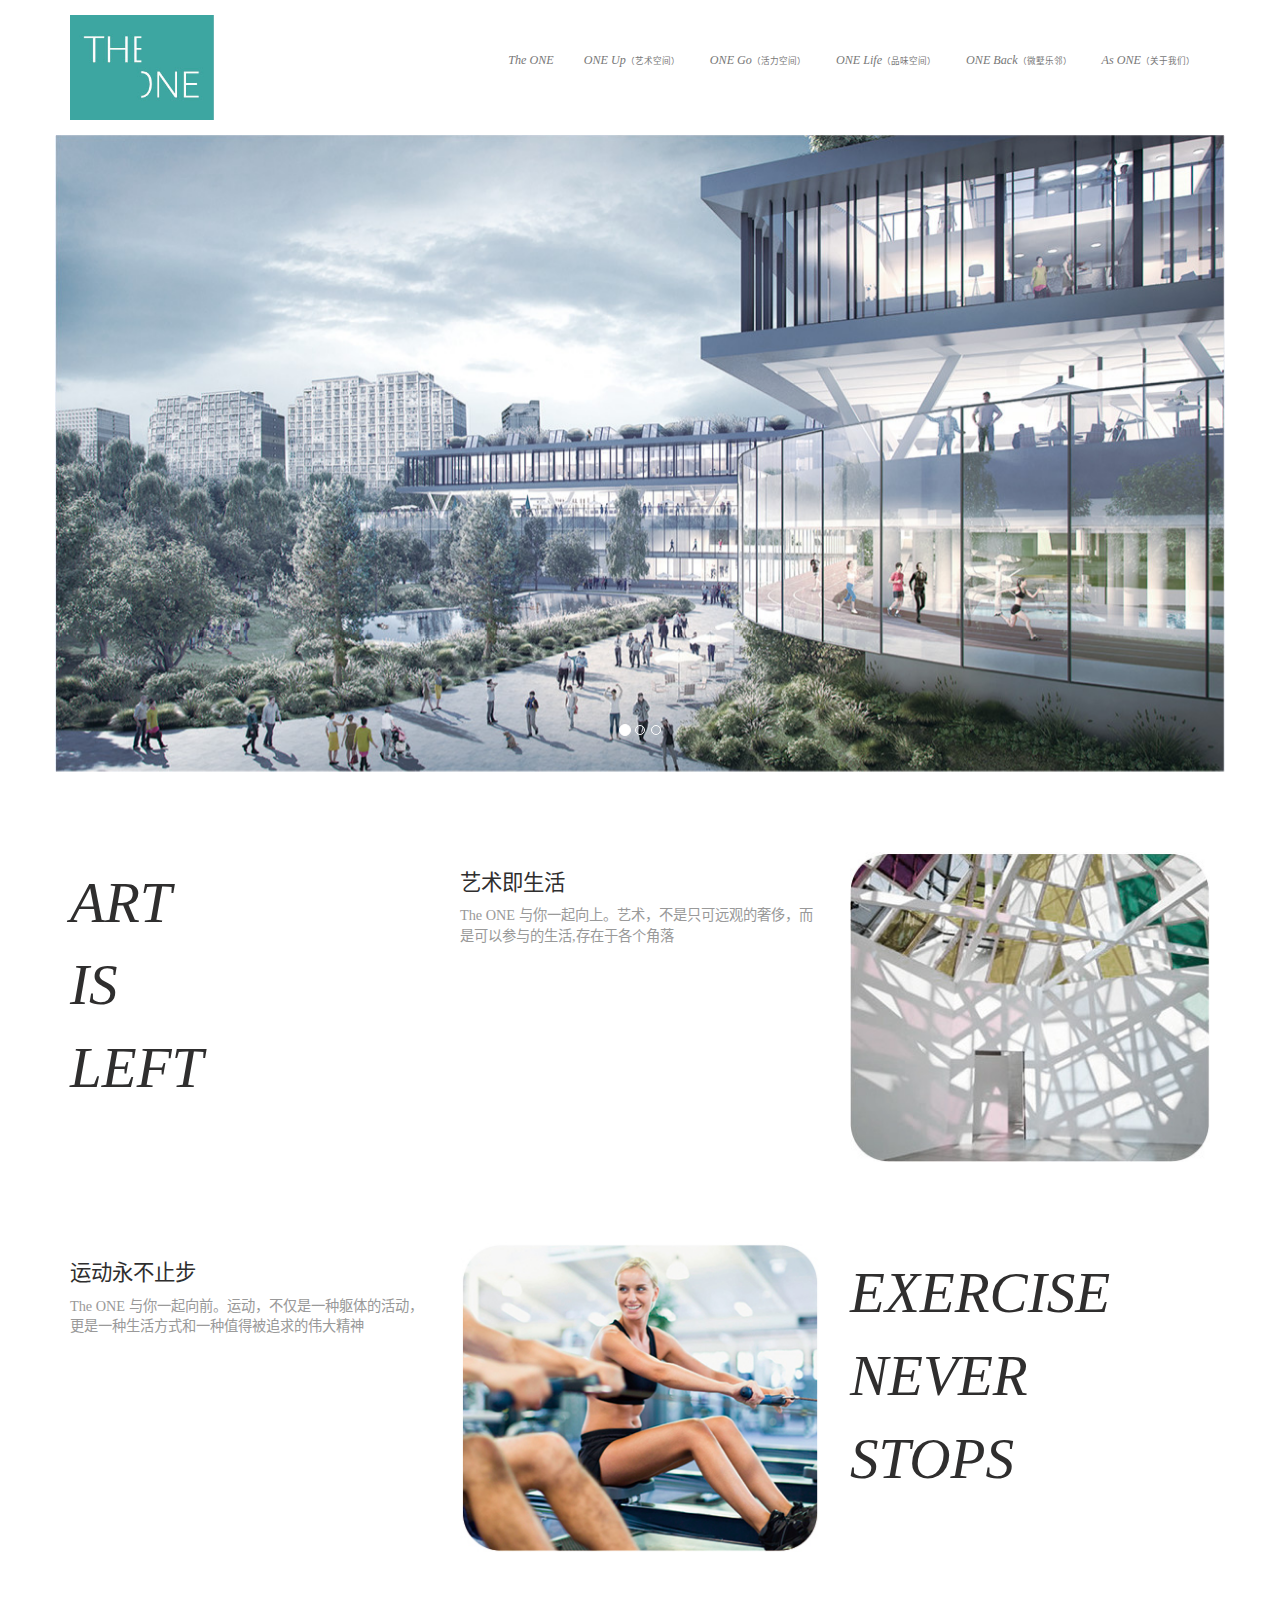
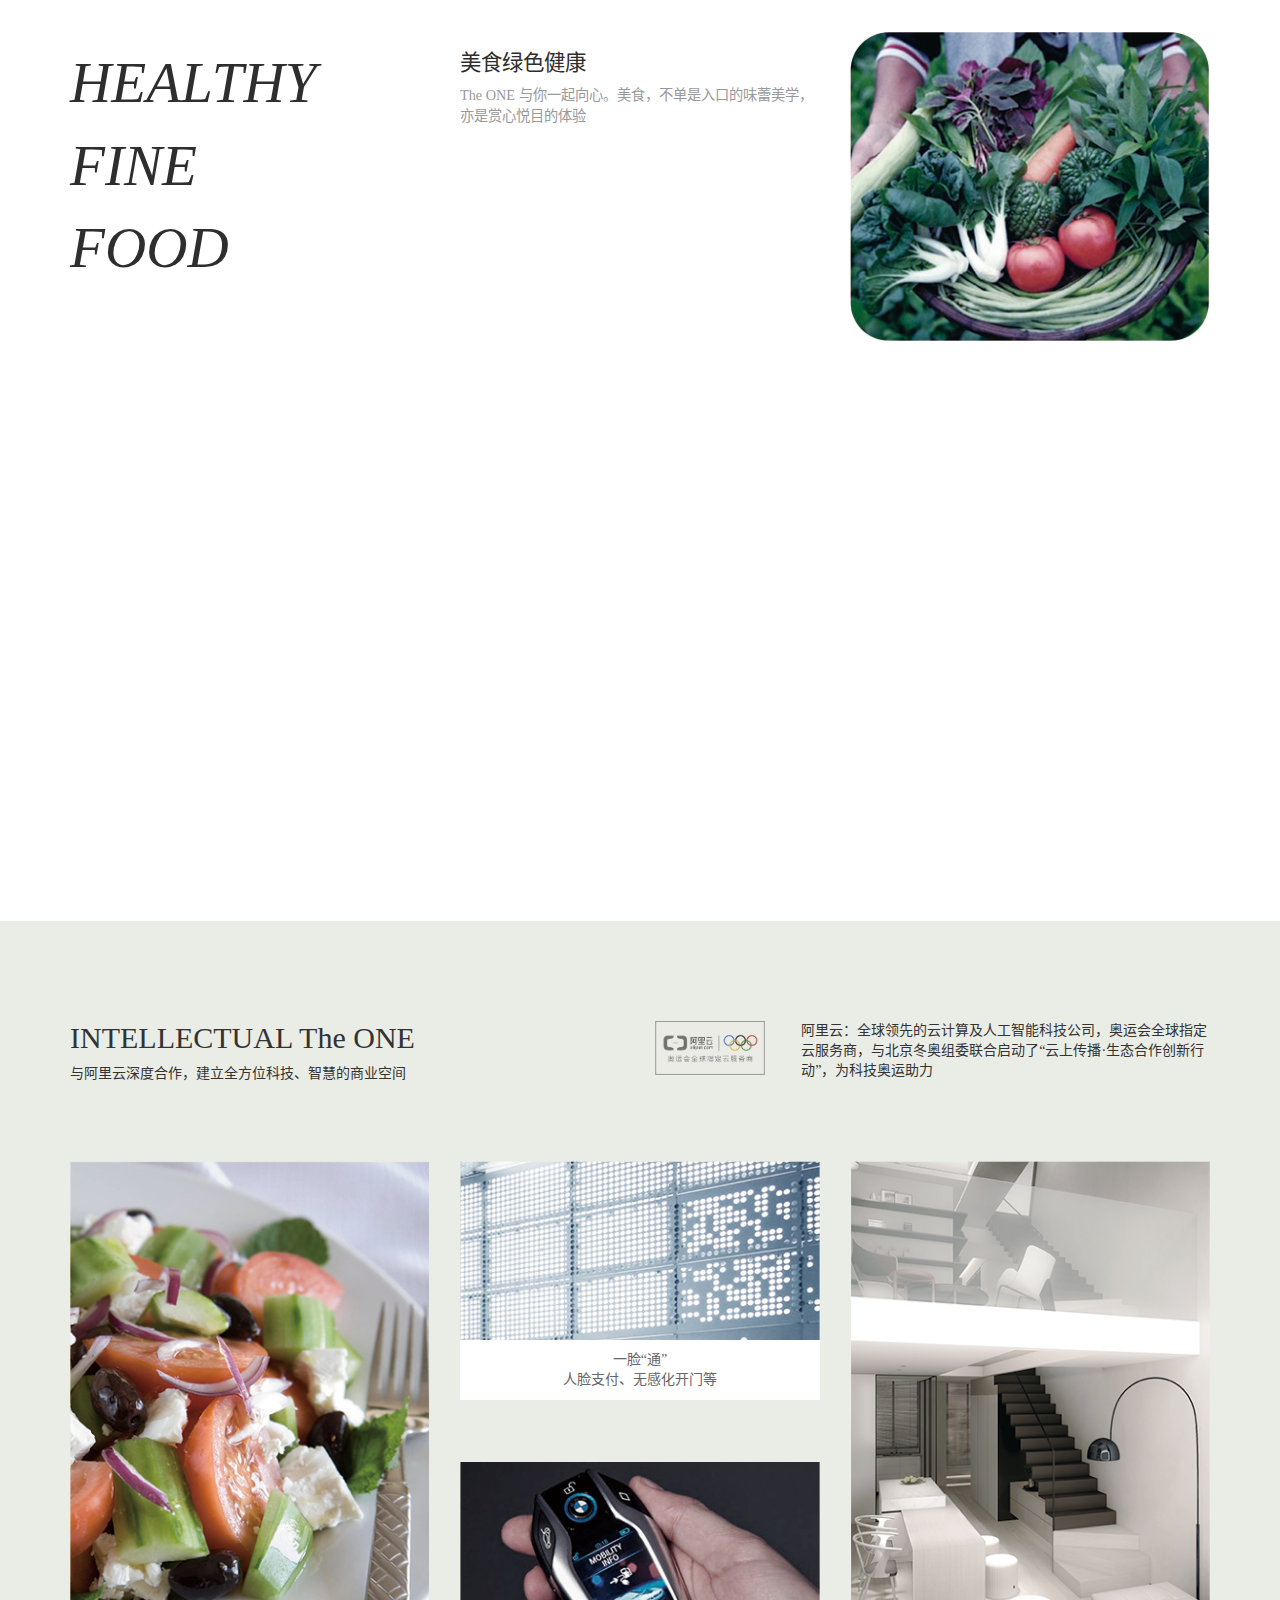
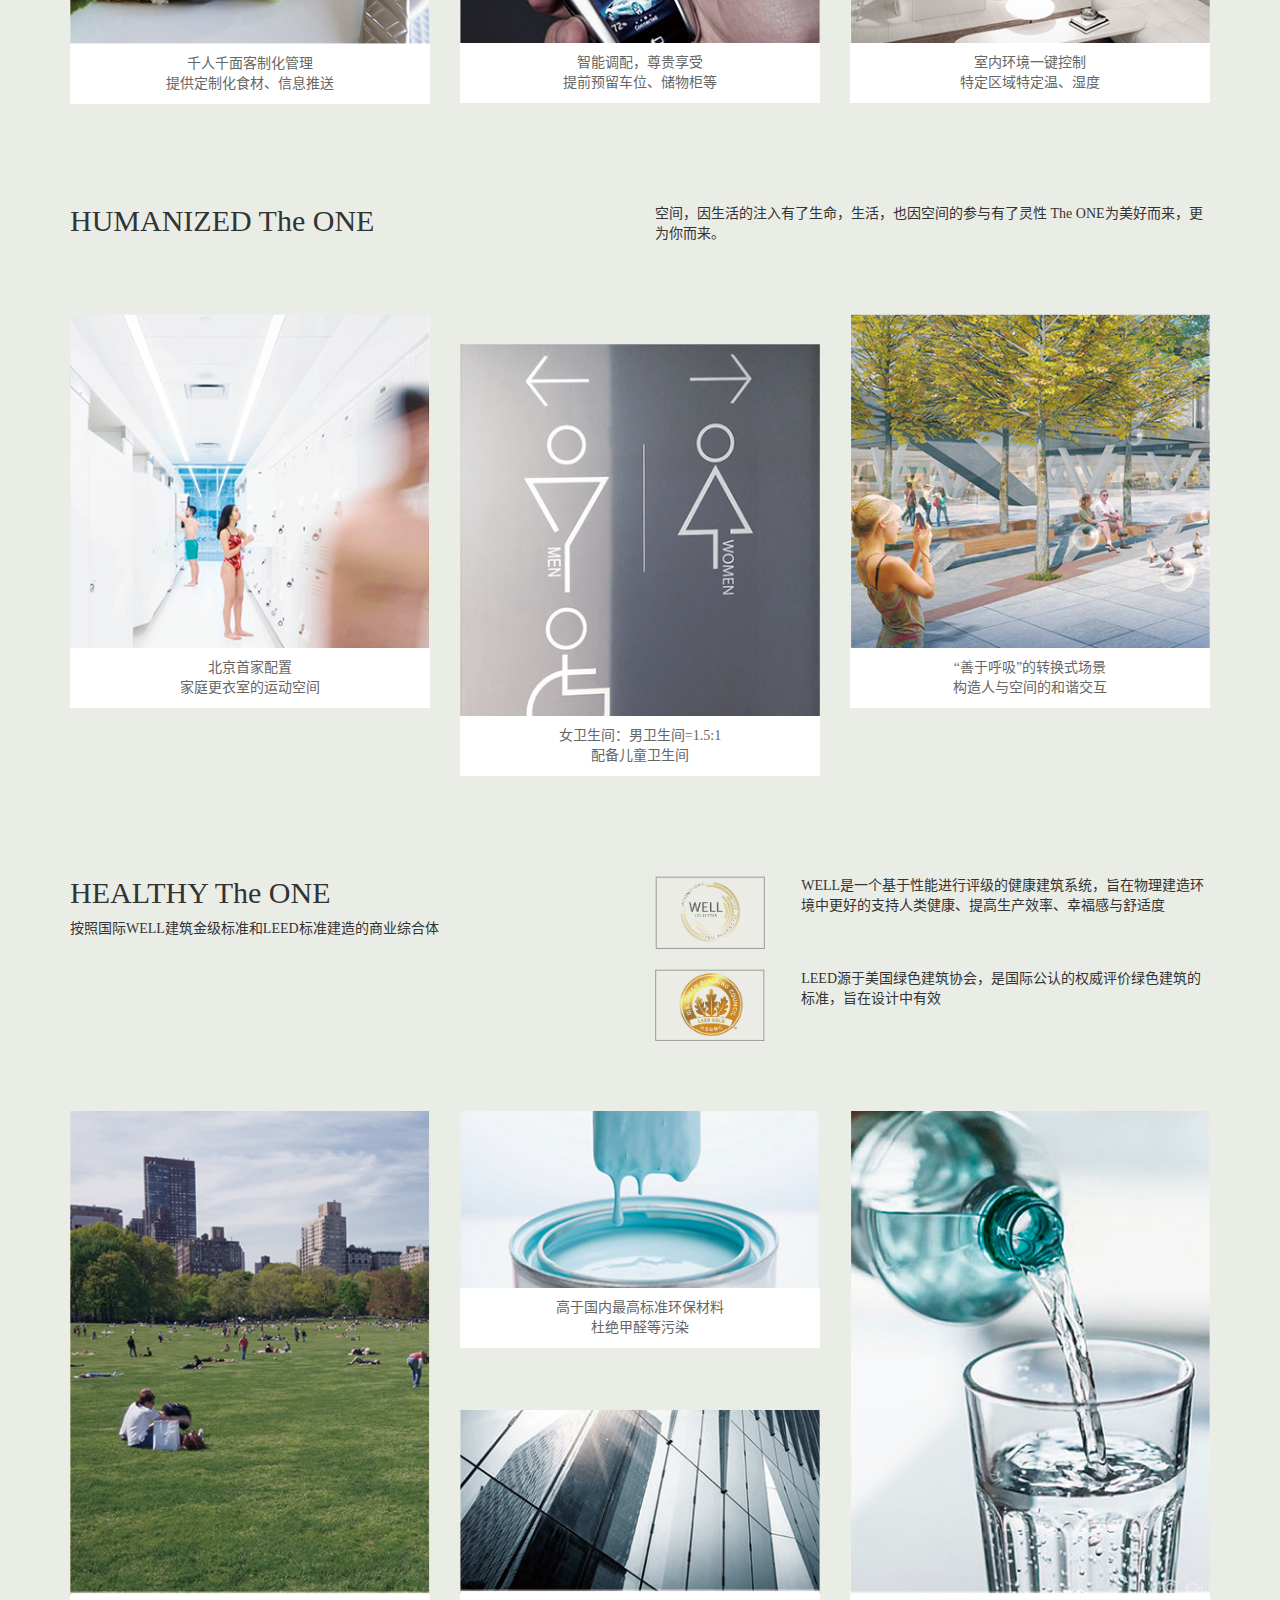
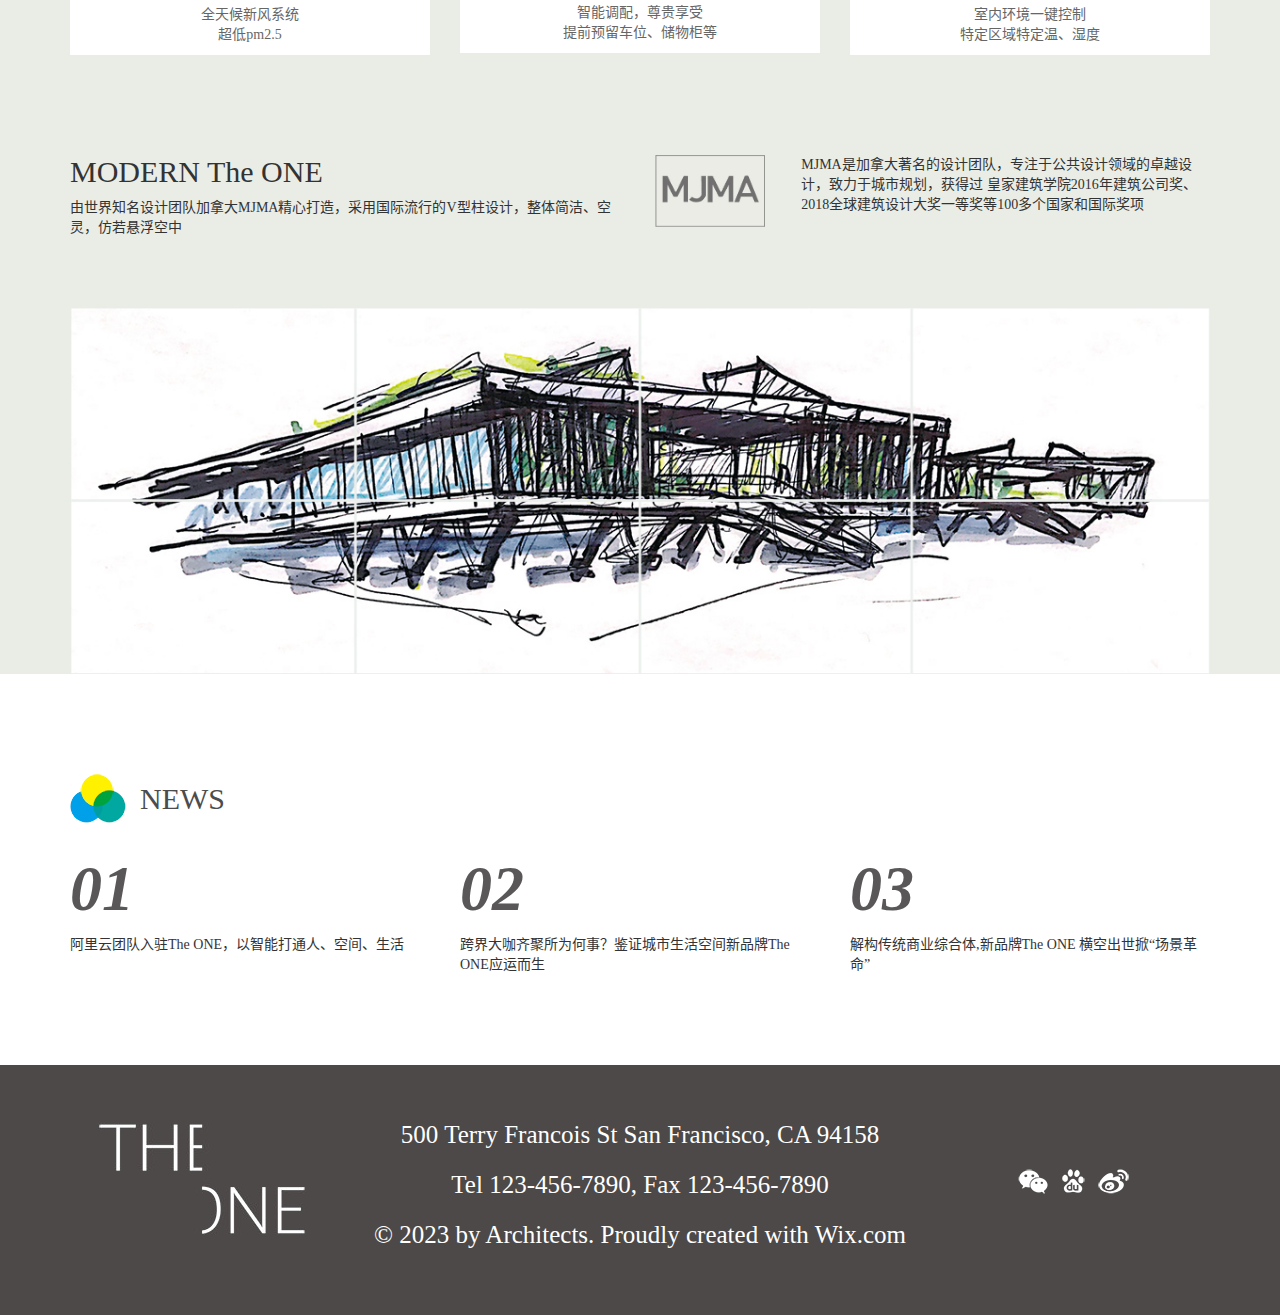
<file: index.html>
<!DOCTYPE html>
<html lang="zh-CN">
<head>
    <meta charset="UTF-8" />
    <meta name="viewport" content="width=device-width, initial-scale=1" />
    <meta http-equiv="X-UA-Compatible" content="ie=edge" />
    <meta name="renderer" content="webkit">
    <title>Document</title>

    <link rel="stylesheet" href="./js/bootstrap/css/bootstrap.css">
    <link rel="stylesheet" type="text/css" href="./css/main.css">
    
</head>

<body>
    <script src="./js/jquery.min.js"></script>
    <script src="./js/bootstrap/js/bootstrap.min.js"></script>
    
    <!-- navbar start -->
    <div class="navbar navbar-default navbar-fixed-top" >
        <div class="container one-header-container">
            <div class="navbar-header">
                <button type="button" class="navbar-toggle" data-toggle="collapse" data-target=".navbar-collapse">
                    <span class="icon-bar"></span>
                    <span class="icon-bar"></span>
                    <span class="icon-bar"></span>
                </button>
                <a class="navbar-brand" href="#">
                    <img src="./images/logo.jpg" alt="" class="navbar-logo">
                </a>
            </div>
            <div id="one_navbar" class="navbar-collapse collapse navbar-right scroll-me" >
                <ul class="nav navbar-nav ">
                    <li><a href="#"><span class="nav_bigtext">The ONE</span></a></li>
                    <li><a href="#"><span class="nav_bigtext">ONE Up</span><span class="nav_smalltext">（艺术空间）</span></a>
                    </li>
                    <li><a href="#"><span class="nav_bigtext">ONE Go</span><span class="nav_smalltext">（活力空间）</span></a>
                    </li>
                    <li><a href="#"><span class="nav_bigtext">ONE Life</span><span
                                class="nav_smalltext">（品味空间）</span></a></li>
                    <li><a href="#"><span class="nav_bigtext">ONE Back</span><span
                                class="nav_smalltext">（微墅乐邻）</span></a></li>
                    <li><a href="#"><span class="nav_bigtext">As ONE</span><span class="nav_smalltext">（关于我们）</span></a>
                    </li>
                </ul>
            </div>
        </div>
    </div>
    <!-- navbar end -->
    <div class="one-b-mtop"></div>
     <div
		class="parallax-image-wrapper parallax-image-wrapper-100"
		data-anchor-target="#dragons + .gap"
		data-bottom-top="transform:translate3d(0px, 200%, 0px)"
		data-top-bottom="transform:translate3d(0px, 0%, 0px)">

		<div
			class="parallax-image parallax-image-100"
			style="background-image:url(./images/banner_2.jpg)"
			data-anchor-target="#dragons + .gap"
			data-bottom-top="transform: translate3d(0px, -80%, 0px);"
			data-top-bottom="transform: translate3d(0px, 80%, 0px);"
		></div>
		<!--the +/-80% translation can be adjusted to control the speed difference of the image-->
	</div>
    <div id="dragons" style="margin-bottom: 80px;">
        <!-- Carousel start -->
        <div  class="container one-carousel-container">
            <div class="one-global-living-banner">
            
            </div>
            <div id="global_living_carousel" class="container carousel slide">
                <!-- 轮播（Carousel）指标 -->
                <ol class="carousel-indicators">
                    <li data-target="#global_living_carousel" data-slide-to="0" class="active"></li>
                    <li data-target="#global_living_carousel" data-slide-to="1"></li>
                    <li data-target="#global_living_carousel" data-slide-to="2"></li>
                </ol>   
                <!-- 轮播（Carousel）项目 -->
                <div class="carousel-inner">
                    <div class="item active">
                        <img src="./images/global_living_banner.jpg" style="width:auto;">
                    </div>
                    <div class="item">
                        <img src="./images/global_living_banner.jpg"  style="width:auto;">
                    </div>
                    <div class="item">
                        <img src="./images/global_living_banner.jpg" style="width:auto;" >
                    </div>
                </div>
            </div>
        </div>
        <!-- Carousel end -->
        <section class="one-sect-mgin">
            <div class="container">          
                <div class="row text-center">
                    <div class="col-md-4 col-sm-4 col-xs-12" style="text-align: left;">
                        <a class="toh-three-1">
                            <h3 class="font_3">ART</h3>
                            <h3 class="font_3">IS</h3>
                            <h3 class="font_3">LEFT</h3>
                        </a>
                    </div>
                    <div class="col-md-4 col-sm-4 col-xs-12">
                        <div class="toh-three-2">
                            <div class="tt-text">
                                <h2 class="font_2">艺术即生活</h2>
                                <p>The ONE 与你一起向上。艺术，不是只可远观的奢侈，而是可以参与的生活,存在于各个角落</p>
                            </div>
                        </div>
                    </div>
                    <div class="col-md-4 col-sm-4 col-xs-12">
                        <div class="toh-three-3">
                            <img class="img-responsive" src="./images/t_1.jpg" >
                        </div>
                    </div>
                </div>
            </div>
        </section>
        <section class="one-sect-mgin">
            <div class="container">          
                <div class="row text-center">
                    <div class="col-md-4 col-sm-4 col-xs-12 col-md-push-8 col-sm-push-8 " style="text-align: left;" >
                        <a class="toh-three-1">
                            <h3 class="font_3">EXERCISE</h3>
                            <h3 class="font_3">NEVER</h3>
                            <h3 class="font_3">STOPS</h3>
                        </a>
                    </div>
                    <div class="col-md-4 col-sm-4 col-xs-12 col-md-pull-4 col-sm-pull-8">
                        <div class="toh-three-2">
                            <div class="tt-text">
                                <h2 class="font_2">运动永不止步</h2>
                                <p>The ONE 与你一起向前。运动，不仅是一种躯体的活动，更是一种生活方式和一种值得被追求的伟大精神</p>
                            </div>
                        </div>
                    </div>
                    <div class="col-md-4 col-sm-4 col-xs-12 col-md-pull-4 col-sm-pull-4">
                        <div class="toh-three-3">
                            <img class="img-responsive" src="./images/t_2.jpg" >
                        </div>
                    </div>
                </div>
            </div>
        </section>
        <section  class="one-sect-mgin">
            <div class="container">          
                <div class="row text-center">
                    <div class="col-md-4 col-sm-4 col-xs-12" style="text-align: left;">
                        <a class="toh-three-1">
                            <h3 class="font_3">HEALTHY</h3>
                            <h3 class="font_3">FINE</h3>
                            <h3 class="font_3">FOOD</h3>
                        </a>
                    </div>
                    <div class="col-md-4 col-sm-4 col-xs-12">
                        <div class="toh-three-2">
                            <div class="tt-text">
                                <h2 class="font_2">美食绿色健康</h2>
                                <p>The ONE 与你一起向心。美食，不单是入口的味蕾美学，亦是赏心悦目的体验</p>
                            </div>
                        </div>
                    </div>
                    <div class="col-md-4 col-sm-4 col-xs-12">
                        <div class="toh-three-3">
                            <img class="img-responsive" src="./images/t_3.jpg" >
                        </div>
                    </div>
                </div>
            </div>
        </section>
    </div>
    <!-- <div   id="trigger1" class=" one-second-banner-con">
        <div id="one-banner2" class="one-banner2"></div>
    </div> -->
   
    <div   class="gap one-banner2"></div>
    <div >
        <div  class="one-second-body">
            <section id="one-a-con1" class="one-cards-section">
                <div class="container">          
                    <div class="row">
                        <div class="col-md-6 col-sm-6 col-xs-12" >
                            <div>
                                <h2>INTELLECTUAL The ONE</h2>
                                <p>与阿里云深度合作，建立全方位科技、智慧的商业空间</p>
                            </div>
                        </div>
                        <div class="col-md-6 col-sm-6 col-xs-12">
                            <div class="row" style="margin-top: 20px;margin-bottom: 10px;">
                                <div class="col-md-3 col-sm-3 col-xs-12" >
                                    <img class="cards-logo" src="./images/aliyun_img.jpg">
                                </div>
                                <div class="col-md-9 col-sm-9 col-xs-12" >
                                    <p style="">阿里云：全球领先的云计算及人工智能科技公司，奥运会全球指定云服务商，与北京冬奥组委联合启动了“云上传播·生态合作创新行动”，为科技奥运助力</p>
                                </div>                            
                            </div>
                        </div>
                    </div>
                    <div class="row aliyun-cards">
                        <div class="col-md-4 col-sm-4 col-xs-12" >
                        <div class="card">
                                <img src="./images/aliyun_card_01.jpg">
                                <div class="card-title">
                                    <div>千人千面客制化管理</div>
                                    <div>提供定制化食材、信息推送</div>
                                </div>
                            </div>
                        </div>
                        <div class="col-md-4 col-sm-4 col-xs-12">
                            <div class="card">
                                <img src="./images/aliyun_card_02.jpg">
                                <div class="card-title">
                                    <div>一脸“通”</div>
                                    <div>人脸支付、无感化开门等</div>
                                </div>
                            </div>
                            <div class="card" style="margin-top:62px;">
                                <img src="./images/aliyun_card_03.jpg">
                                <div class="card-title">
                                    <div>智能调配，尊贵享受</div>
                                    <div>提前预留车位、储物柜等</div>
                                </div>
                            </div>
                        </div>
                        <div class="col-md-4 col-sm-4 col-xs-12" >
                            <div class="card">
                                <img src="./images/aliyun_card_04.jpg">
                                <div class="card-title">
                                    <div>室内环境一键控制</div>
                                    <div>特定区域特定温、湿度</div>
                                </div>
                            </div>
                        </div>
                    </div>
                </div>
            </section>
            
            <section class="one-cards-section">
                <div class="container">          
                    <div class="row">
                        <div class="col-md-6 col-sm-6 col-xs-12" >
                            <div>
                                <h2>HUMANIZED The ONE</h2>
                            </div>
                        </div>
                        <div class="col-md-6 col-sm-6 col-xs-12">
                            <div style="margin-top: 20px;margin-bottom: 10px;">
                            <p style="">空间，因生活的注入有了生命，生活，也因空间的参与有了灵性 The ONE为美好而来，更为你而来。</p>                         
                            </div>
                        </div>
                    </div>
                    <div class="row aliyun-cards">
                        <div class="col-md-4 col-sm-4 col-xs-12" >
                        <div class="card">
                                <img src="./images/hum_card_01.jpg">
                                <div class="card-title">
                                    <div>北京首家配置</div>
                                    <div>家庭更衣室的运动空间</div>
                                </div>
                            </div>
                        </div>
                        <div class="col-md-4 col-sm-4 col-xs-12">
                            <div class="card" style="margin-top:30px;">
                                <img src="./images/hum_card_02.jpg">
                                <div class="card-title">
                                    <div>女卫生间：男卫生间=1.5:1</div>
                                    <div>配备儿童卫生间</div>
                                </div>
                            </div>
                        </div>
                        <div class="col-md-4 col-sm-4 col-xs-12" >
                            <div class="card">
                                <img src="./images/hum_card_03.jpg">
                                <div class="card-title">
                                    <div>“善于呼吸”的转换式场景</div>
                                    <div>构造人与空间的和谐交互</div>
                                </div>
                            </div>
                        </div>
                    </div>
                </div>
            </section>
            <section class="one-cards-section">
                <div class="container">          
                    <div class="row">
                        <div class="col-md-6 col-sm-6 col-xs-12" >
                            <div>
                                <h2>HEALTHY The ONE</h2>
                                <p>按照国际WELL建筑金级标准和LEED标准建造的商业综合体</p>
                            </div>
                        </div>
                        <div class="col-md-6 col-sm-6 col-xs-12">
                            <div class="row" style="margin-top: 20px;margin-bottom: 10px;">
                                <div class="col-md-3 col-sm-3 col-xs-12" >
                                    <img class="cards-logo" src="./images/well_logo.jpg">
                                </div>
                                <div class="col-md-9 col-sm-9 col-xs-12" >
                                    <p>WELL是一个基于性能进行评级的健康建筑系统，旨在物理建造环境中更好的支持人类健康、提高生产效率、幸福感与舒适度</p>
                                </div>                            
                            </div>
                            <div class="row" style="margin-top: 20px;margin-bottom: 10px;">
                                <div class="col-md-3 col-sm-3 col-xs-12" >
                                    <img class="cards-logo" src="./images/usgbc_logo.jpg">
                                </div>
                                <div class="col-md-9 col-sm-9 col-xs-12" >
                                    <p>LEED源于美国绿色建筑协会，是国际公认的权威评价绿色建筑的标准，旨在设计中有效</p>
                                </div>                            
                            </div>
                        </div>
                    </div>
                    <div class="row aliyun-cards">
                        <div class="col-md-4 col-sm-4 col-xs-12" >
                        <div class="card">
                                <img src="./images/heal_card_01.jpg">
                                <div class="card-title">
                                    <div>全天候新风系统</div>
                                    <div>超低pm2.5</div>
                                </div>
                            </div>
                        </div>
                        <div class="col-md-4 col-sm-4 col-xs-12">
                            <div class="card">
                                <img src="./images/heal_card_02.jpg">
                                <div class="card-title">
                                    <div>高于国内最高标准环保材料</div>
                                    <div>杜绝甲醛等污染</div>
                                </div>
                            </div>
                            <div class="card" style="margin-top:62px;">
                                <img src="./images/heal_card_03.jpg">
                                <div class="card-title">
                                    <div>智能调配，尊贵享受</div>
                                    <div>提前预留车位、储物柜等</div>
                                </div>
                            </div>
                        </div>
                        <div class="col-md-4 col-sm-4 col-xs-12" >
                            <div class="card">
                                <img src="./images/heal_card_04.jpg">
                                <div class="card-title">
                                    <div>室内环境一键控制</div>
                                    <div>特定区域特定温、湿度</div>
                                </div>
                            </div>
                        </div>
                    </div>
                </div>
            </section>

            <section class="one-cards-section">
                <div class="container">          
                    <div class="row">
                        <div class="col-md-6 col-sm-6 col-xs-12" >
                            <div>
                                <h2>MODERN The ONE</h2>
                                <p>由世界知名设计团队加拿大MJMA精心打造，采用国际流行的V型柱设计，整体简洁、空灵，仿若悬浮空中</p>
                            </div>
                        </div>
                        <div class="col-md-6 col-sm-6 col-xs-12">
                            <div class="row" style="margin-top: 20px;margin-bottom: 10px;">
                                <div class="col-md-3 col-sm-3 col-xs-12" >
                                    <img class="cards-logo" src="./images/mjma_logo.jpg">
                                </div>
                                <div class="col-md-9 col-sm-9 col-xs-12" >
                                    <p>MJMA是加拿大著名的设计团队，专注于公共设计领域的卓越设计，致力于城市规划，获得过 皇家建筑学院2016年建筑公司奖、2018全球建筑设计大奖一等奖等100多个国家和国际奖项</p>
                                </div>                            
                            </div>
                        </div>
                    </div>
                    <div class="row aliyun-cards">
                        <div class="col-md-12 col-sm-4 col-xs-12" >
                        <img class="cards-buid-img" src="./images/mm_botom_img.jpg">
                        </div>
                    </div>
                </div>
            </section>
        </div>
        <section class="one-news-section">
            <div class="container"> 
                <div class="one-news-head">
                    <h2>NEWS</h2>
                </div>
                <div class="row">
                    <div class="col-md-4 col-sm-4 col-xs-12" >
                        <div class="new-title">
                            <h2>01</h2>
                            <p>阿里云团队入驻The ONE，以智能打通人、空间、生活</p>
                        </div>
                    </div>
                    <div class="col-md-4 col-sm-4 col-xs-12" >
                        <div class="new-title"> 
                            <h2>02</h2>
                            <p>跨界大咖齐聚所为何事？鉴证城市生活空间新品牌The ONE应运而生</p>
                        </div>
                    </div>
                    <div class="col-md-4 col-sm-4 col-xs-12" >
                        <div class="new-title">
                            <h2>03</h2>
                            <p>解构传统商业综合体,新品牌The ONE 横空出世掀“场景革命”</p>
                        </div>
                    </div>
                </div>      
            </div>                
        </section>

        <div class="one-foot-container">
            <div class="container"> 
                <div class="row">
                    <div class="col-md-3 col-sm-3 col-xs-12" >
                        <img src="./images/foot_logo.jpg">
                    </div>
                    <div class="col-md-6 col-sm-6 col-xs-12" >
                        <div class="pos-center">
                            <p>500 Terry Francois St San Francisco, CA 94158</p>
                            <p>Tel 123-456-7890, Fax 123-456-7890</p>
                            <p>© 2023 by Architects. Proudly created with Wix.com</p>
                        </div>
                    </div>
                    <div class="col-md-3 col-sm-3 col-xs-12" >
                        <div class="pos-right">
                            <div class="btn-group">
                                <a href=""><img src="./images/weixin.png"></a>
                                <a href=""><img src="./images/baidu.png"></a>
                                <a href=""><img src="./images/weibo.png"></a>
                            </div>
                        </div>
                    </div>
                </div> 
            </div>      
        </div>
    </div>
    <script type="text/javascript" src="./js/skrollr.min.js"></script>
	<script type="text/javascript">
	skrollr.init({
		smoothScrolling: false,
		mobileDeceleration: 0.004
	});
	</script>
</body>

</html>
</file>
<file: css/main.css>
body {
  font-family: didot-w01-italic, serif;
}
.navbar-default {
  background-color: #ffffff;
  border: none;
}
.one-header-container {
  height: 55px;
}
@media (min-width: 992px) {
  .one-header-container {
    height: 135px;
  }
}
.one-header-container .nav_bigtext {
  font-size: 12.14285714px;
  font-style: italic;
}
.one-header-container .nav_smalltext {
  font-size: 8.57142857px;
  font-family: FZXDXJW--GB1-0;
}
img.navbar-logo {
  width: auto;
  height: 35px;
}
@media (min-width: 992px) {
  img.navbar-logo {
    height: 105px;
  }
}
.navbar-brand {
  padding: 9px 15px;
}
@media (min-width: 992px) {
  .navbar-brand {
    padding: 15px 15px;
  }
}
@media (max-width: 992px) {
  #one_navbar {
    background-color: #2f2e2e;
  }
  #one_navbar ul.navbar-nav {
    text-align: center;
  }
  #one_navbar ul.navbar-nav a {
    color: #fff;
  }
  #one_navbar ul.navbar-nav a:after {
    position: absolute;
    bottom: 0;
    left: 60px;
    right: 60px;
    height: 1px;
    content: '';
    border-bottom: solid 1px #605e5e;
  }
}
@media (min-width: 992px) {
  #one_navbar {
    margin-top: 35px;
  }
}
.one-b-mtop {
  height: 55px;
}
@media (min-width: 992px) {
  .one-b-mtop {
    height: 135px;
  }
}
.one-carousel-container {
  padding: 0;
}
.one-carousel-container .one-global-living-banner {
  background: url(../images/global_living_banner.jpg) no-repeat center center;
  padding: 0;
  min-height: 350px;
  display: block;
}
@media (min-width: 992px) {
  .one-carousel-container .one-global-living-banner {
    margin-top: 120px;
    display: none;
  }
}
.one-carousel-container #global_living_carousel {
  display: none;
}
@media (min-width: 992px) {
  .one-carousel-container #global_living_carousel {
    padding: 0px;
    min-height: 600px;
    display: block;
  }
}
.one-sect-mgin {
  margin-top: 30px;
}
@media (min-width: 992px) {
  .one-sect-mgin {
    margin-top: 80px;
  }
}
.font_3 {
  font-size: 57.14285714px;
  color: #2F2E2E;
}
.toh-three-1:hover {
  text-decoration: none;
}
.toh-three-1 .font_3 {
  font-style: italic;
}
.toh-three-2 {
  text-align: left;
}
.toh-three-2 .font_2 {
  font-size: 21.42857143px;
  color: #2F2E2E;
}
.toh-three-2 .tt-text {
  font-size: 14.28571429px;
  color: #999999;
}
.one-left-xs-right {
  text-align: left;
}
@media (min-width: 768px) {
  .one-left-xs-right {
    text-align: right;
  }
}
.toh-three-3 .timg {
  width: auto;
  height: 100%;
}
.one-second-body {
  background-color: #eaede6;
  overflow: hidden;
}
.one-banner2 {
  background: url(../images/banner_2.jpg) no-repeat center center;
  padding: 0;
  -webkit-background-size: cover;
  background-size: cover;
  -moz-background-size: cover;
  min-height: 654px;
  object-fit: cover;
  display: block;
}
@media (min-width: 992px) {
  .one-banner2 {
    min-height: 500px;
  }
}
.one-cards-section {
  margin-top: 30px;
}
@media (min-width: 992px) {
  .one-cards-section {
    margin-top: 80px;
  }
}
.one-cards-section img.cards-logo {
  width: 110px;
  height: auto;
}
.one-cards-section img.cards-buid-img {
  width: 100%;
  height: auto;
}
.one-cards-section .aliyun-cards {
  margin-top: 20px;
}
@media (min-width: 992px) {
  .one-cards-section .aliyun-cards {
    margin-top: 60px;
  }
}
.one-cards-section .aliyun-cards .card {
  background-color: #fff;
}
.one-cards-section .aliyun-cards .card img {
  width: 100%;
  height: auto;
}
.one-cards-section .aliyun-cards .card-title {
  padding: 10px;
  text-align: center;
  background-color: #ffffff;
  color: #666666;
}
.one-news-section {
  margin-top: 30px;
}
@media (min-width: 992px) {
  .one-news-section {
    margin-top: 80px;
  }
}
.one-news-section .one-news-head h2 {
  font-size: 30px;
  color: #4c4c4c;
  text-indent: 70px;
  background: url(../images/news_logo.jpg) no-repeat;
  height: 50px;
  line-height: 50px;
}
.one-news-section .new-title h2 {
  font-size: 64px;
  font-style: italic;
  color: #595757;
  margin-bottom: 10px;
  font-weight: 700;
}
.one-foot-container {
  margin-top: 30px;
  padding: 40px 0px;
  text-align: center;
  width: 100%;
  height: auto;
  background-color: #4c4948;
}
@media (min-width: 992px) {
  .one-foot-container {
    margin-top: 80px;
    padding: 50px 0px;
  }
}
.one-foot-container .pos-center {
  width: 100%;
  text-align: center;
  font-size: 25px;
  line-height: 40px;
  color: #ffffff;
}
.one-foot-container .pos-right {
  line-height: 130px;
}
.one-foot-container .pos-right .btn-group {
  width: 100%;
}
.one-foot-container .pos-right .btn-group a {
  margin: 0 10px 0 0;
}
@media (min-width: 992px) {
  .gap {
    background: transparent center no-repeat;
    background-size: cover;
  }
  .skrollr .gap {
    background: transparent !important;
  }
  .gap-50 {
    height: 50%;
  }
  .gap-100 {
    height: 100%;
  }
  .parallax-image-wrapper {
    position: fixed;
    left: 0;
    width: 100%;
    overflow: hidden;
  }
  .parallax-image-wrapper-50 {
    height: 50%;
    top: -50%;
  }
  .parallax-image-wrapper-100 {
    height: 100%;
    top: -100%;
  }
  .parallax-image {
    display: none;
    position: absolute;
    bottom: 0;
    left: 0;
    width: 100%;
    background-repeat: no-repeat;
    background-position: center;
    background-size: cover;
  }
  .parallax-image-50 {
    height: 200%;
    top: -50%;
  }
  .parallax-image-100 {
    height: 100%;
    top: 0;
  }
  .parallax-image.skrollable-between {
    display: block;
  }
  .no-skrollr .parallax-image-wrapper {
    display: none !important;
  }
}
</file>
